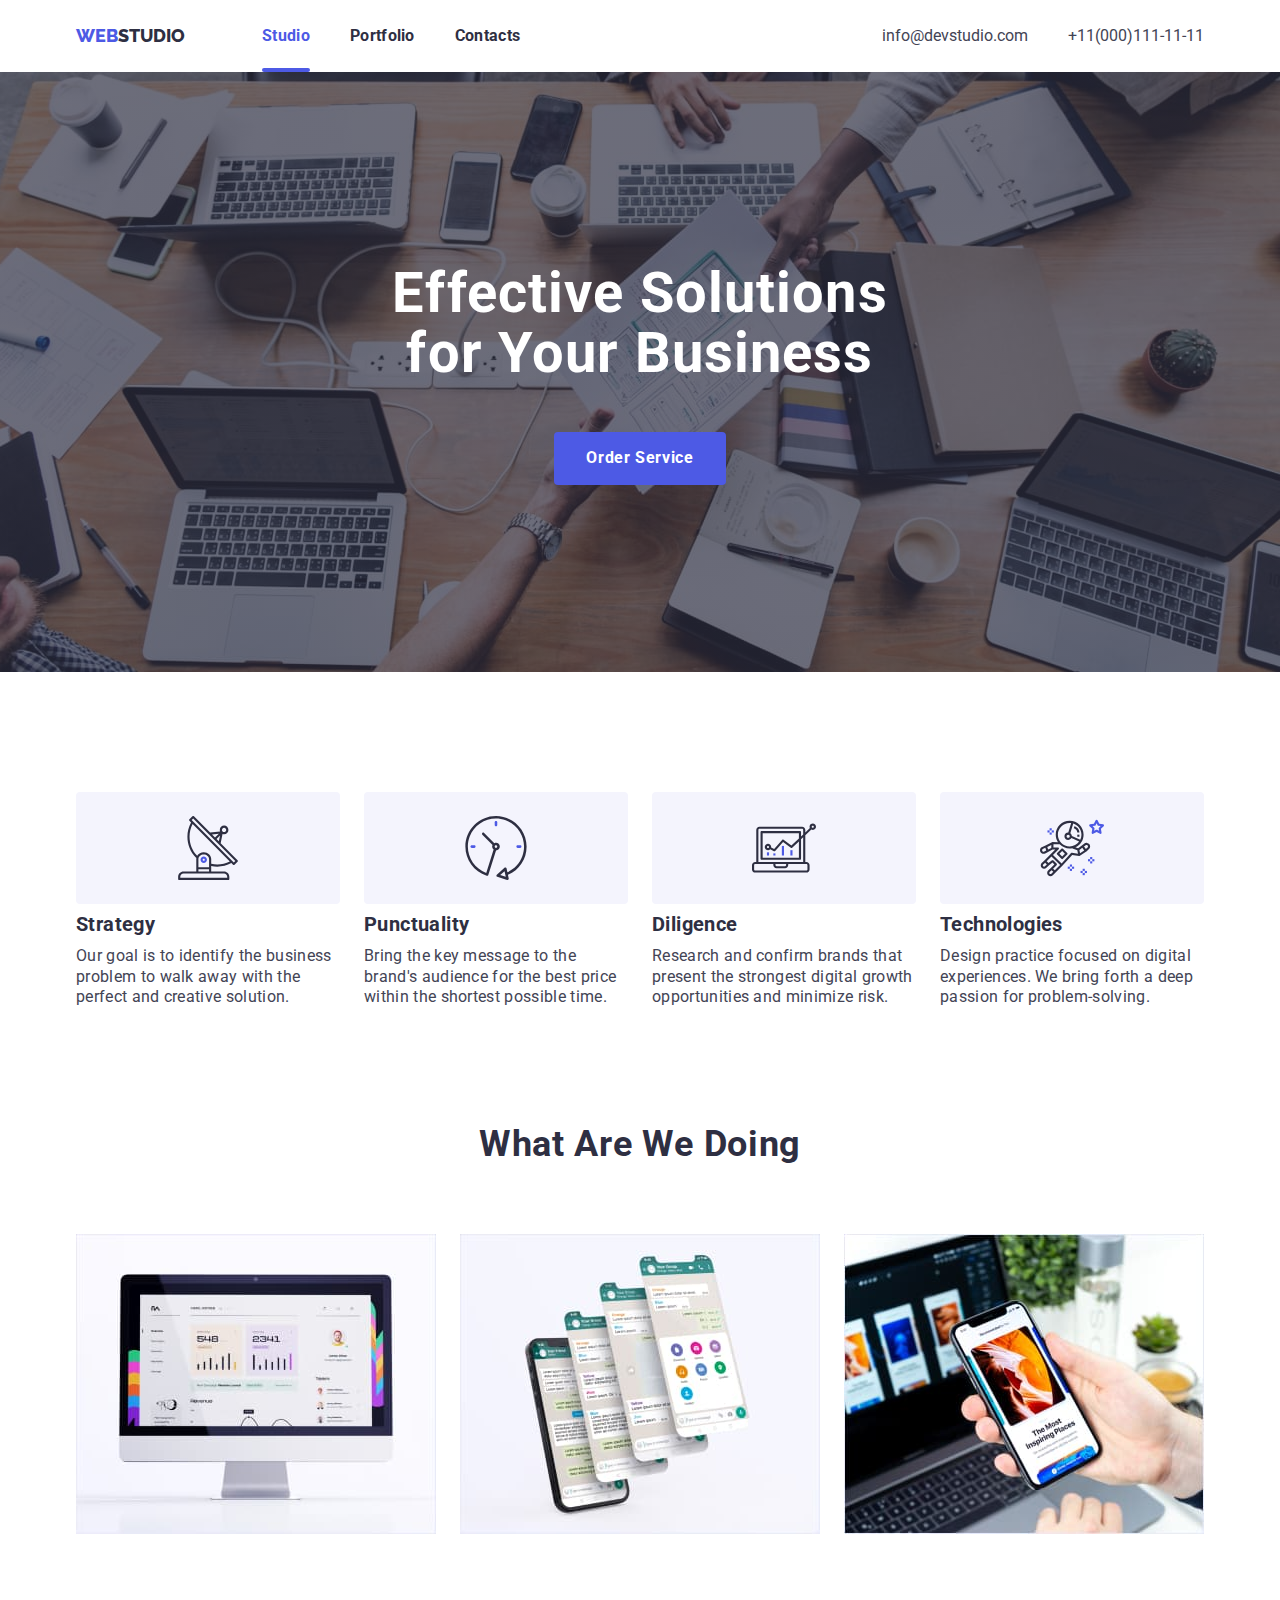
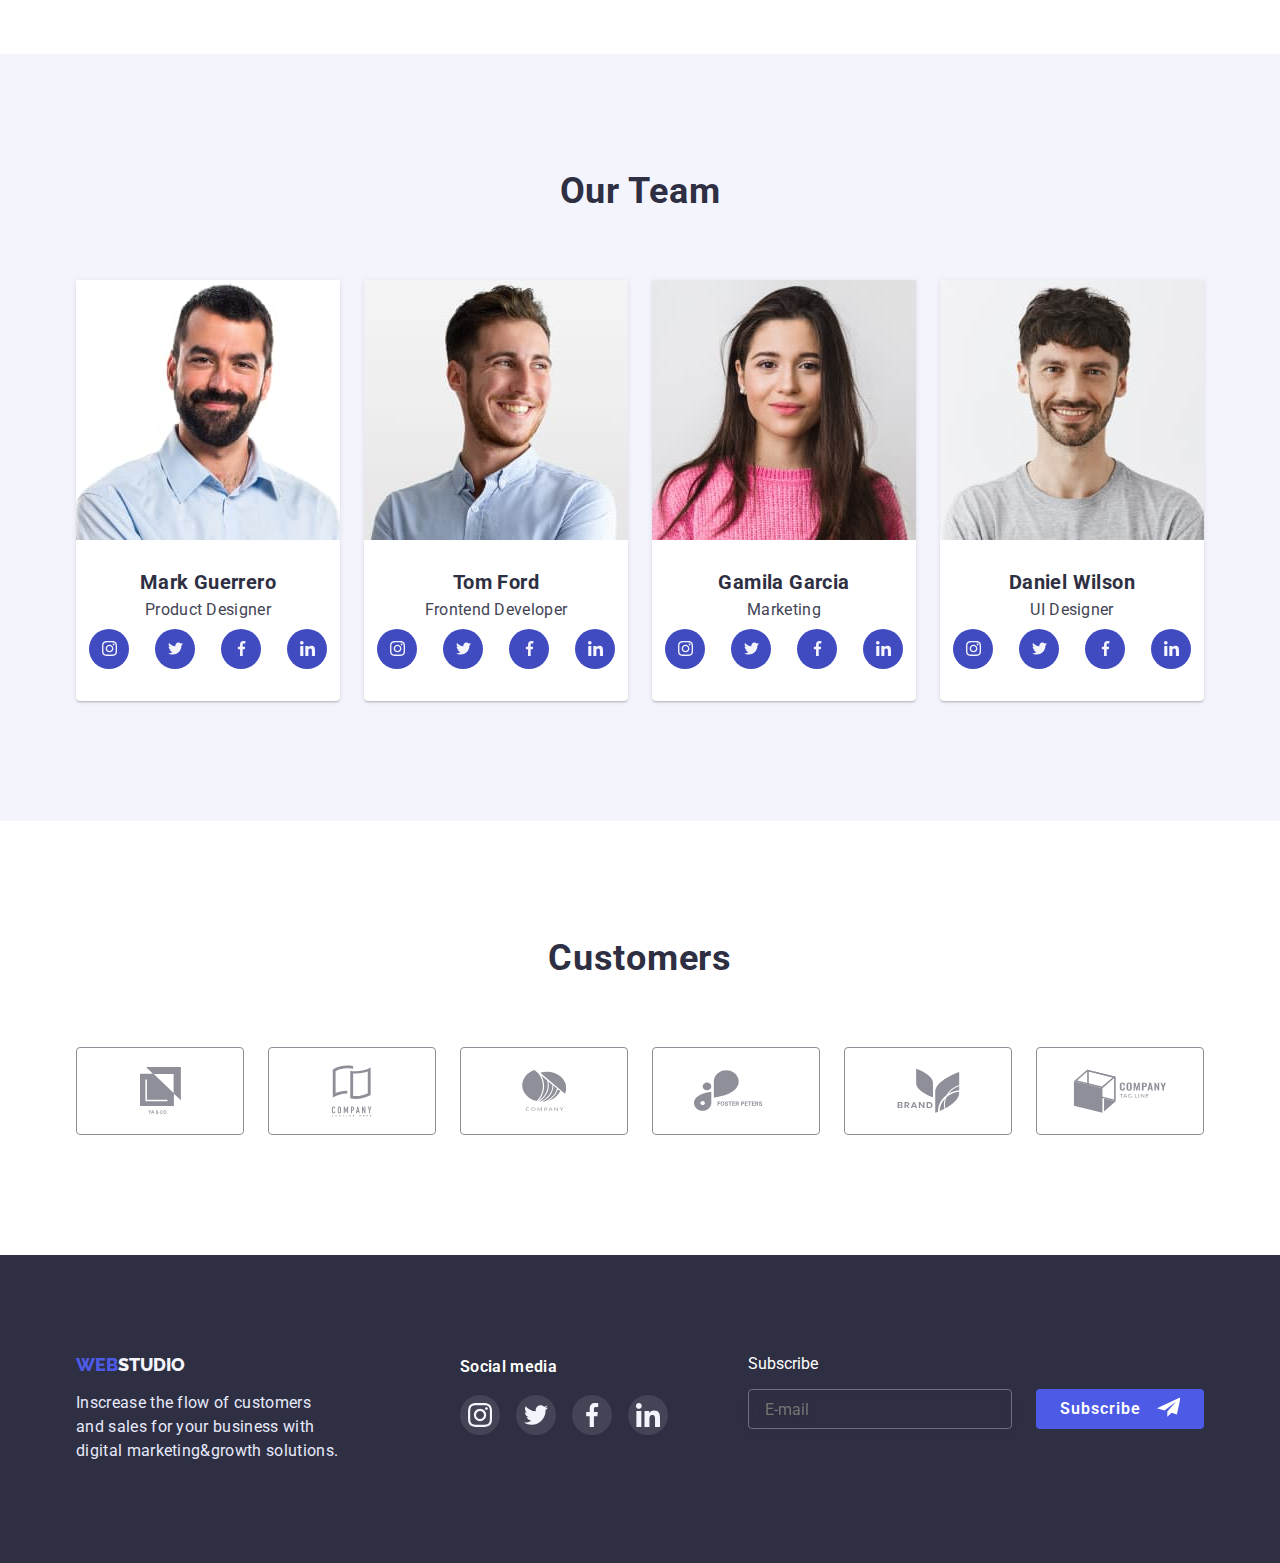
<file: index.html>
<!DOCTYPE html>
<html lang="en">
<head>
    <link rel="preconnect" href="https://fonts.googleapis.com"><link rel="preconnect" href="https://fonts.gstatic.com" crossorigin><link href="https://fonts.googleapis.com/css2?family=Raleway:wght@800&family=Roboto:wght@400;500;700;900&display=swap" rel="stylesheet">
    <meta charset="UTF-8">
    <meta http-equiv="X-UA-Compatible" content="IE=edge">
    <meta name="viewport" content="width=device-width, initial-scale=1.0">
    <title>Document</title>
    <link
    rel="stylesheet"
    href="https://cdnjs.cloudflare.com/ajax/libs/modern-normalize/1.0.0/modern-normalize.min.css">
    <link rel="stylesheet" href="css/styles.css">
</head>
<body>

     
    <header class="">
    <div class="conteiner page-header">
        <a href="./index.html" class="logo">
            WEB<span class="part-logo">STUDIO</span>
        </a>
        <nav>
            <ul class="site-nav">
            <li><a href="./index.html" class="link current">Studio</a></li>
            <li><a href="./portfolio.html" class="link">Portfolio</a></li>
            <li><a href="" class="link">Contacts</a></li>
            </ul>
        </nav>
      <div class="contacts">
         <a href="mailto:info@devstudio.com" class="mail">info@devstudio.com</a>
         <a href="tel:+11(000)111-11-11" class="mail">+11(000)111-11-11</a>
     </div>
    </div>
    </header>
    <main>
        <section class="hero">
            <div class="conteiner">
            <h1 class="hero-title">Effective Solutions for Your Business</h1>
            <button data-modal-open type="button" class="button" >Order Service</button>
            </div>
            <div data-modal class="backdrop is-hidden">
                <div class="modal">
                    <button data-modal-close type="button"  class="button-close">
                        <svg class="icon-close" width="8" height="8" viewBox="0 0 8 8" xmlns="http://www.w3.org/2000/svg">
                            <g clip-path="url(#clip0_297024_946)">
                            <path d="M8 0.805714L7.19429 0L4 3.19429L0.805714 0L0 0.805714L3.19429 4L0 7.19429L0.805714 8L4 4.80571L7.19429 8L8 7.19429L4.80571 4L8 0.805714Z" />
                            </g>
                            <defs>
                            <clipPath id="clip0_297024_946">
                            <rect width="8" height="8" fill="white"/>
                            </clipPath>
                            </defs>
                            </svg>
                    </button>
                    <p class="modal-item">Leave your contacts and we will call you back</p>
                <form class="modal-form">
                                <label class="form-label">
                                   <span class="label-text">Name</span> 
                             <span class="modal-form-input-wrapper">
                                <input class="form-input" type="text" name="name">
                             <svg class="use-icon" width="18px" height="18px" >
                                <use class="" href="./images/symbol-defs.svg#person"></use>
                            </svg>
                        </span>
                            </label>
                            <label class="form-label">
                               <span class="label-text">Phone</span> 
                               <span class="modal-form-input-wrapper">
                                <input class="form-input"  type="tel" name="tel" autofocus>
                                <svg class="use-icon" width="12px" height="12px" >
                                    <use class="" href="./images/symbol-defs.svg#phone"></use>
                                </svg>
                            </span>
                            </label>
                        <label class="form-label" >
                           <span class="label-text">Email</span> 
                           <span class="modal-form-input-wrapper"> 
                           <input class="form-input" type="email">
                            <svg class="use-icon" width="15px" height="12px" >
                                <use class="" href="./images/symbol-defs.svg#convert"></use>
                            </svg>
                        </span>
                        </label>
                        <label class="comments-label">
                            <span class="label-text">Comments</span>
                            <textarea class="comments-textarea" name="comment" rows="5" placeholder="Text input"></textarea>
                        </label>
                        <label class="check option">
                            <input class="check__input" type="checkbox"> 
                            <span class="check__box"></span>
                            <span class="checkbox-text"> I the terms and conditions of the</span>  
                            <a class="checkbox-link" href="">Privacy Policy</a>
                        </label> 
                        <button class="submit-button" type="submit">Send</button>
                </form>
                </div>
            </div>
        </section>
        <section>
        <div class="conteiner">
            <h2 class=visually-hidden>Our priorities</h2>
            <ul class="content-list">
                <li class="content-border">
                    <div class="content-icon" >
                        <svg class="svgmenu" >
                            <use href="./images/symbol-defs.svg#antenna" ></use>
                        </svg>
                    </div>
                    <h3 class="content-title">Strategy </h3>
                    <p class="content">Our goal is to identify the business problem to walk away with the perfect and creative solution. </p>
                </li>
                <li class="content-border">
                    <div class="content-icon" >
                                <svg class="svgmenu"  >
                                    <use href="./images/symbol-defs.svg#clock" ></use>
                                </svg>
                    </div>
                    <h3 class="content-title">Punctuality</h3>
                    <p class="content">Bring the key message to the brand's audience for the best price within the shortest possible time.</p>
                </li>
                <li class="content-border">
                    <div class="content-icon">
                                <svg class="svgmenu" >
                                    <use href="./images/symbol-defs.svg#diagram"></use>
                                </svg>
                     </div>
                     <h3 class="content-title">Diligence</h3>
                     <p class="content">Research and confirm brands that present the strongest digital growth opportunities and minimize risk.</p>
                </li>
                <li class="content-border">
                    <div class="content-icon">
                        <svg class="svgmenu" >
                            <use href="./images/symbol-defs.svg#astronaut" ></use>
                        </svg>
                    </div>
                    <h3 class="content-title">Technologies</h3>
                    <p class="content">Design practice focused on digital experiences. We bring forth a deep passion for problem-solving.</p>
                </li>
            </ul>
         </div>
        </section>
        <section class="work">
        <div class="conteiner">
            <h2 class="section-title">What Are We Doing</h2>
            <ul class="section-item">
           <li> <img src="./images/1.jpg" alt="Monitor" width="360"></li>
           <li> <img src="./images/2.jpg" alt="Smartphone" width="360"></li>
           <li> <img src="./images/3.jpg" alt="Smartphone and computer" width="360"></li>
            </ul>
        </div>
        </section>
        <section class="team">
        <div class="conteiner">
            <h2 class="section-title">Our Team</h2>
            <ul class="team-list">
                <li class="team-card">
                    <img src="./images/4.jpg" alt="Mark Guerrero Photo" width="264">
                    <div class="name-conteiner">
                    <h3 class="name">Mark Guerrero</h3>
                    <p class="position">Product Designer</p>
                    <ul class="acounts">
                        <li  class="acount-item">
                            <a href=""  class="icon-button">
                                <svg class="acount-icon">
                                <use href="./images/symbol-defs.svg#instagram"></use>
                                </svg>
                            </a> 
                        </li>
                        <li class="acount-item">
                            <a href="" class="icon-button">
                            <svg class="acount-icon">
                                <use href="./images/symbol-defs.svg#twitter"></use>
                            </svg>
                        </a>
                        </li>
                        <li class="acount-item">
                            <a href=""  class="icon-button">
                            <svg class="acount-icon">
                                <use href="./images/symbol-defs.svg#facebook"></use>
                            </svg>
                             </a>
                        </li>
                        <li class="acount-item">
                            <a href=""  class="icon-button">
                            <svg class="acount-icon">
                                <use href="./images/symbol-defs.svg#linkedin"></use>
                            </svg>
                        </a>
                        </li>
                    </ul>
                    </div>
                </li>   
                <li class="team-card">
                    <img src="./images/5.jpg" alt="Tom Ford Photo" width="264">
                    <div class="name-conteiner">
                    <h3 class="name">Tom Ford</h3>
                    <p class="position">Frontend Developer</p>
                    <ul class="acounts">
                        <li  class="acount-item">
                            <a href=""  class="icon-button">
                                <svg class="acount-icon">
                                <use href="./images/symbol-defs.svg#instagram"></use>
                                </svg>
                            </a> 
                        </li>
                        <li class="acount-item">
                            <a href=""  class="icon-button">
                            <svg class="acount-icon">
                                <use href="./images/symbol-defs.svg#twitter"></use>
                            </svg>
                        </a>
                        </li>
                        <li class="acount-item">
                            <a href=""  class="icon-button">
                            <svg class="acount-icon">
                                <use href="./images/symbol-defs.svg#facebook"></use>
                            </svg>
                        </a>
                        </li>
                        <li class="acount-item">
                            <a href=""  class="icon-button">
                            <svg class="acount-icon">
                                <use href="./images/symbol-defs.svg#linkedin"></use>
                            </svg>
                        </a>
                        </li>
                    </ul>
                    </div>
                </li>
                <li class="team-card">
                    <img src="./images/6.jpg" alt="Gamila Garcia Photo" width="264">
                    <div class="name-conteiner">
                    <h3 class="name">Gamila Garcia</h3>
                    <p class="position">Marketing</p>
                    <ul class="acounts">
                        <li  class="acount-item">
                            <a href=""  class="icon-button">
                                <svg class="acount-icon">
                                <use href="./images/symbol-defs.svg#instagram"></use>
                                </svg>
                            </a> 
                        </li>
                        <li class="acount-item">
                            <a href=""  class="icon-button">
                            <svg class="acount-icon">
                                <use href="./images/symbol-defs.svg#twitter"></use>
                            </svg>
                            </a>
                        </li>
                        <li class="acount-item">
                            <a href=""  class="icon-button">
                            <svg class="acount-icon">
                                <use href="./images/symbol-defs.svg#facebook"></use>
                            </svg>
                             </a>
                        </li>
                        <li class="acount-item">
                            <a href=""  class="icon-button">
                            <svg class="acount-icon">
                                <use href="./images/symbol-defs.svg#linkedin"></use>
                            </svg>
                             </a>
                        </li>
                    </ul>
                    </div>
                </li>
                
                <li class="team-card">
                    <img src="./images/7.jpg" alt="Daniel Wilson Photo" width="264">
                    <div class="name-conteiner">
                    <h3 class="name">Daniel Wilson</h3>
                    <p class="position">UI Designer</p>
                    <ul class="acounts">
                        <li  class="acount-item">
                            <a href=""  class="icon-button">
                                <svg class="acount-icon">
                                <use href="./images/symbol-defs.svg#instagram"></use>
                                </svg>
                            </a> 
                        </li>
                        <li class="acount-item">
                            <a href=""  class="icon-button">
                            <svg class="acount-icon">
                                <use href="./images/symbol-defs.svg#twitter"></use>
                            </svg>
                            </a>
                        </li>
                        <li class="acount-item">
                            <a href=""  class="icon-button">
                            <svg class="acount-icon">
                                <use href="./images/symbol-defs.svg#facebook"></use>
                            </svg>
                        </a>
                        <li class="acount-item">
                            <a href="" class="icon-button">
                            <svg class="acount-icon">
                                <use href="./images/symbol-defs.svg#linkedin"></use>
                            </svg>
                             </a>
                        </li>
                    </ul>
                    </div>
                </li>
                
            </ul>
        </div> 
        </section>
        <section>
            <div class="conteiner">
                <h2 class="section-title">Customers</h2>
               
                <ul class="customers-list">
                    <li class="customers-item">
                           <a href="" class="customers-link" > 
                            <svg class="customers-icon" width="41" height="47">
                                <use href="./images/symbol-defs.svg#group1" ></use>
                            </svg>
                            </a>
                    </li>
                    <li class="customers-item">
                           <a href="" class="customers-link" >
                             <svg class="customers-icon" width="40px" height="52px">
                                <use href="./images/symbol-defs.svg#group2" ></use>
                            </svg>
                        </a>
                    </li>
                    <li class="customers-item">
                           <a href="" class="customers-link" > 
                            <svg class="customers-icon" width="44px" height="41px">
                                <use href="./images/symbol-defs.svg#group3" ></use>
                            </svg>
                        </a>
                    </li>
                    <li class="customers-item">
                           <a href="" class="customers-link" >
                             <svg class="customers-icon" width="84px" height="41px">
                                <use href="./images/symbol-defs.svg#group4" ></use>
                            </svg>
                        </a>
                    </li>
                    <li class="customers-item" >
                           <a href="" class="customers-link" >
                             <svg class="customers-icon" width="63px" height="45px">
                                <use href="./images/symbol-defs.svg#group5"></use>
                            </svg>
                        </a>
                    </li>
                    <li class="customers-item"> 
                           <a href="" class="customers-link" >
                             <svg class="customers-icon" width="94px" height="44px">
                                <use href="./images/symbol-defs.svg#group6" ></use>
                            </svg>
                        </a>
                       
                    </li>
                </ul>
            
            </div>
        </section>
    </main>
    <footer class="footer-settings">
    <div class="conteiner">
        <div class="footer-part">
        <a href="./index.html" class="footer-logo">WEB<span class="logo-end">STUDIO</span></a>
        <p class="footer-slogan">Inscrease the flow of customers and sales for your business with digital marketing&growth solutions.</p>
    </div>
            <div class="footer-media">
                <p class="footer-text">Social media</p>
              <ul class="media-list">
                <li  class="media-item">
                    <a href="" class="media-button">
                        <svg class="svgicon">
                        <use href="./images/symbol-defs.svg#instagram"></use>
                        </svg>
                    </a> 
                </li>
                <li class="media-item">
                    <a href="" class="media-button">
                    <svg class="svgicon">
                        <use href="./images/symbol-defs.svg#twitter"></use>
                    </svg>
                </a>
                </li>
                <li class="media-item">
                    <a href="" class="media-button">
                    <svg class="svgicon">
                        <use href="./images/symbol-defs.svg#facebook"></use>
                    </svg>
                </a>
                </li>
                <li class="media-item">
                    <a href="" class="media-button">
                    <svg class="svgicon">
                        <use href="./images/symbol-defs.svg#linkedin"></use>
                    </svg>
                    </a>
                </li>
              </ul>  
            </div>
            <div class="footer-subscribe">
                <p class="subscribe-text">Subscribe</p>
                <form class="subscribe-form">
                    <input  type="email" name="user-email" class="input-subscribe"
                    placeholder="E-mail" required>
                    <button type="submit" class="button-subscribe">Subscribe
                        <svg  width="24" height="20">
                            <use href="./images/symbol-defs.svg#iconsend"></use>
                        </svg>
                    </button>
                </form>
            </div>
    </div>
    </footer>
    <script src="./js/modal.js"></script>
</body>
</html>
</file>
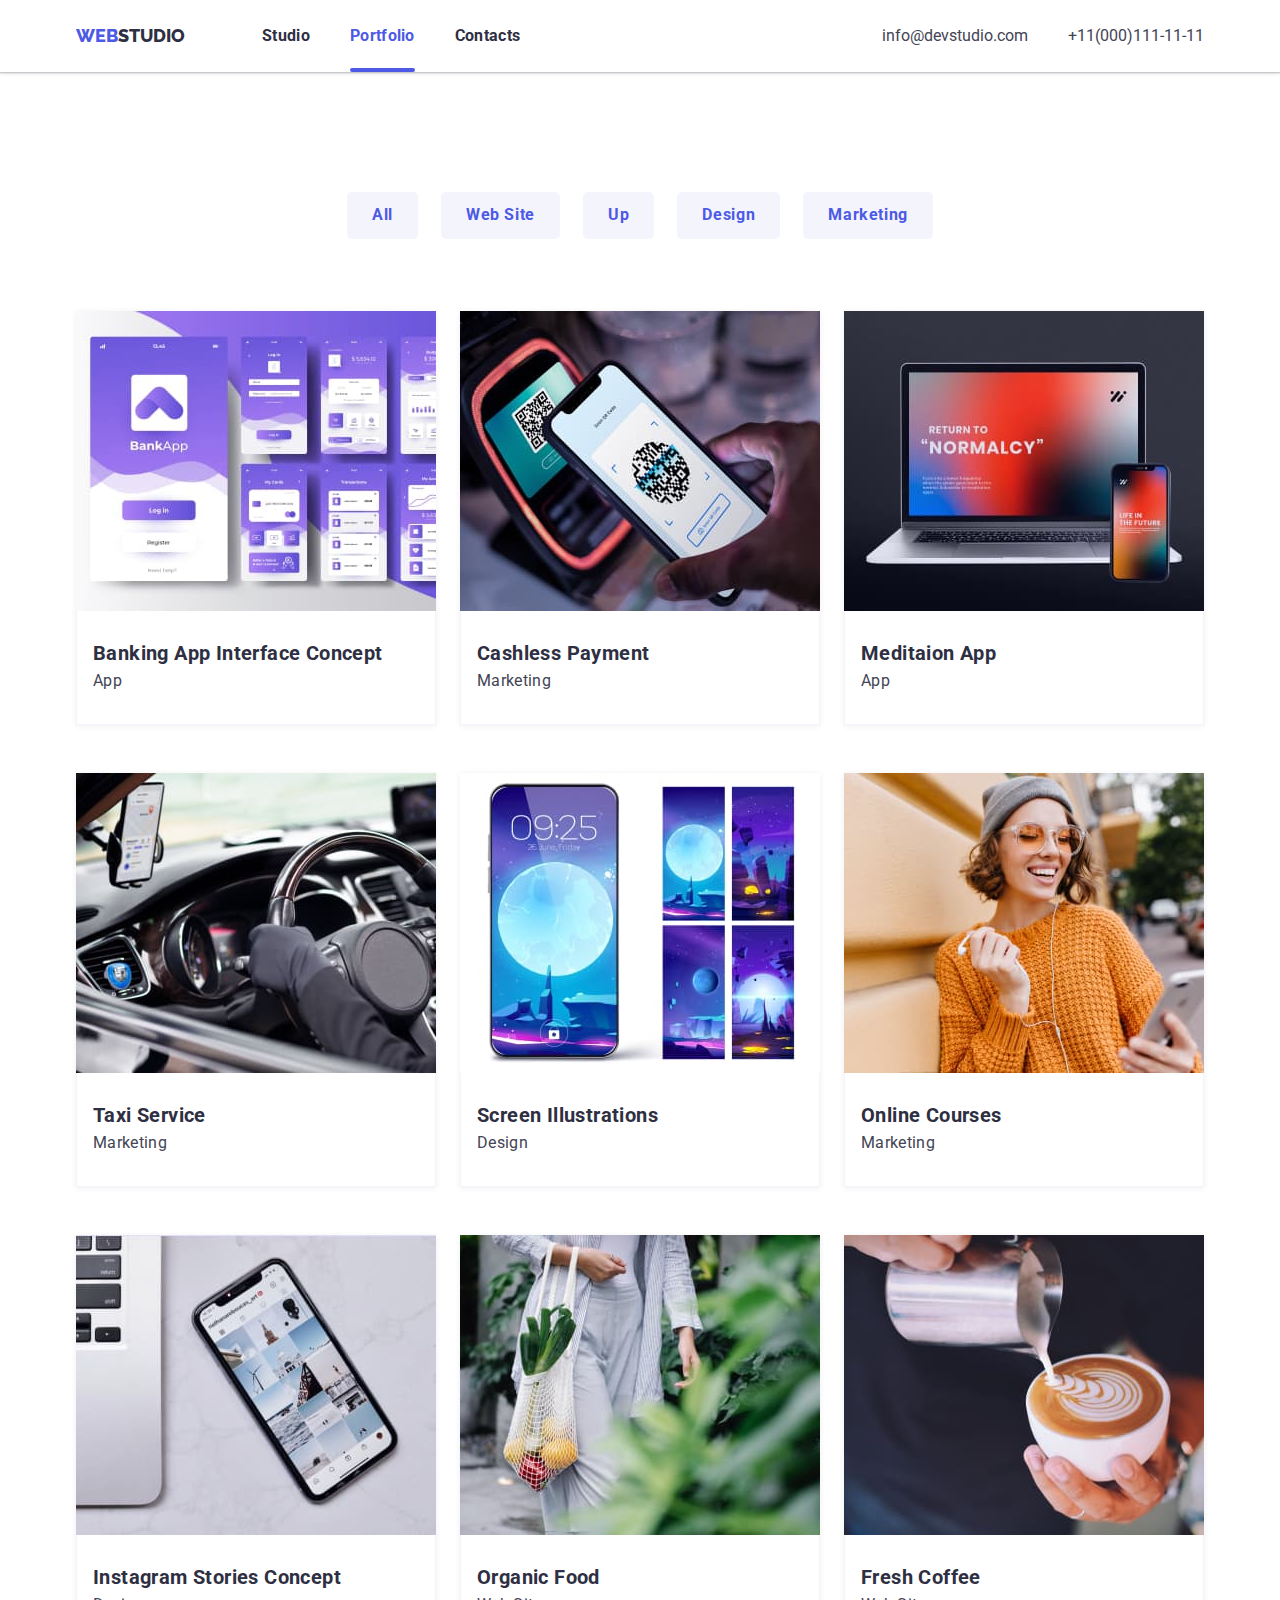
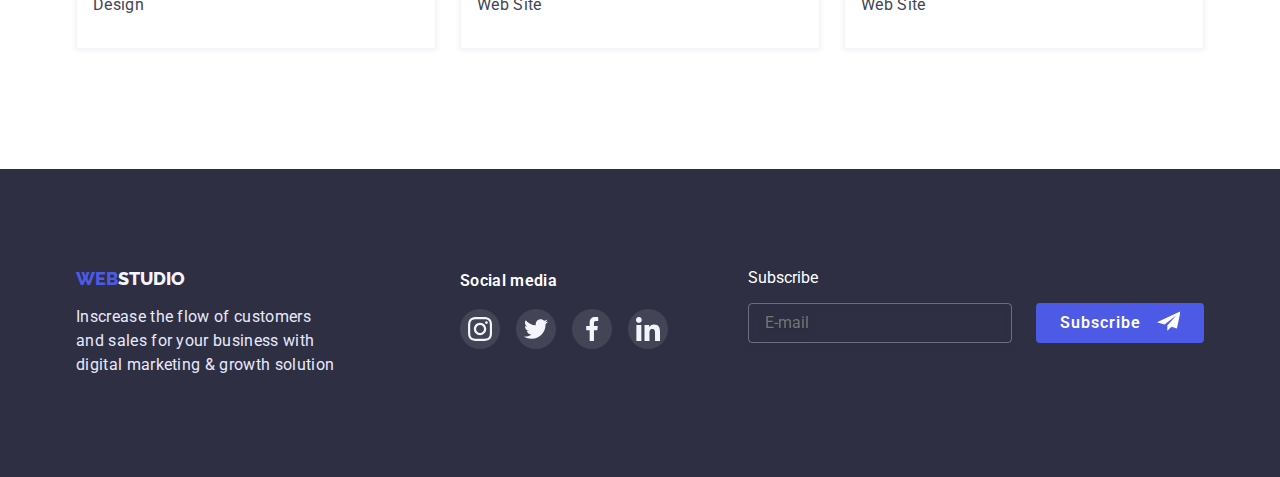
<file: portfolio.html>
<!DOCTYPE html>
<html lang="en">
<head>
    <link rel="preconnect" href="https://fonts.googleapis.com"><link rel="preconnect" href="https://fonts.gstatic.com" crossorigin><link href="https://fonts.googleapis.com/css2?family=Raleway:wght@800&family=Roboto:wght@400;700&display=swap" rel="stylesheet">
    <link rel="preconnect" href="https://fonts.googleapis.com"><link rel="preconnect" href="https://fonts.gstatic.com" crossorigin><link href="https://fonts.googleapis.com/css2?family=Raleway:wght@800&family=Roboto&display=swap" rel="stylesheet">
    <meta charset="UTF-8">
    <meta http-equiv="X-UA-Compatible" content="IE=edge">
    <meta name="viewport" content="width=device-width, initial-scale=1.0">
    <title>Document</title>
    <link
    rel="stylesheet"
    href="https://cdnjs.cloudflare.com/ajax/libs/modern-normalize/1.0.0/modern-normalize.min.css">
    <link rel="stylesheet" href="css/styles.css">
</head>
<body>
<header class="portfolio-header">
<div class="conteiner page-header">
        <a href="./index.html" class="logo">
            WEB<span class="part-logo">STUDIO</span>
        </a>
        <nav class="navigation">
            <ul class="site-nav">
            <li><a href="./index.html" class="link">Studio</a></li>
            <li><a href="./portfolio.html" class="link current">Portfolio</a></li>
            <li><a href="" class="link">Contacts</a></li>
            </ul>
        </nav>
    <div class="contacts">
    <a href="mailto:info@devstudio.com" class="mail">info@devstudio.com</a>
    <a href="tel:+11(000)111-11-11" class="mail">+11(000)111-11-11</a>
    </div>
</div>
    </header>

    <main>
        <section>
        <div class="conteiner">
            <h1 class="visually-hidden">Products</h1>
            <ul class="portfolio-buttons">
                <li><button type="button" class="button-icon">All</button></li>
                <li><button type="button"class="button-icon">Web Site</button> </li>
                <li><button type="button"class="button-icon">Up</button></li>
                <li><button type="button"class="button-icon">Design</button></li>
                <li><button type="button"class="button-icon">Marketing</button></li>
            </ul>
            <ul class="servises-list">
               <li class="servises-item"> 
                   <a href="" class="servises-link"> 
                    <div class="thumb">
                        <div class="overlay">
                            <p class="overlay-text">
                                14 Stylish and User-Friendly App Design Concepts · Task Manager App · Calorie Tracker App · Exotic Fruit Ecommerce App · Cloud Storage App
                            </p>
                        </div>
                        <img src=".\images\8.jpg" alt="Bank app" width="360">
                    </div>
                        <div class="card-conteiver">
                        <h3 class="servises">Banking App Interface Concept</h3>
                        <p class="view">App</p>
                    
                </div>
                </a>
               </li>
               <li class="servises-item"> 
                   <a href="" class="servises-link">
                    <div class="thumb">
                        <div class="overlay">
                            <p class="overlay-text">
                                14 Stylish and User-Friendly App Design Concepts · Task Manager App · Calorie Tracker App · Exotic Fruit Ecommerce App · Cloud Storage App
                            </p>
                        </div>
                     <img src=".\images\9.jpg" alt="Smartphone" width="360">
                    </div>
                  <div class="card-conteiver">
                        <h3 class="servises">Cashless Payment</h3>
                        <p class="view">Marketing</p>
                    </div>
               
                </a>
               </li>
               <li class="servises-item"> 
                    <a href="" class="servises-link">
                        <div class="thumb">
                            <div class="overlay">
                                <p class="overlay-text">
                                    14 Stylish and User-Friendly App Design Concepts · Task Manager App · Calorie Tracker App · Exotic Fruit Ecommerce App · Cloud Storage App
                                </p>
                            </div>
                    <img src=".\images\10.jpg" alt="Laptop" width="360">
                        </div>
                    <div class="card-conteiver">
                        <h3 class="servises">Meditaion App</h3>
                        <p class="view">App</p>
                    </div>
            
                </a>
               </li>
               <li class="servises-item"> 
                    <a href="" class="servises-link">
                        <div class="thumb">
                            <div class="overlay">
                                <p class="overlay-text">
                                    14 Stylish and User-Friendly App Design Concepts · Task Manager App · Calorie Tracker App · Exotic Fruit Ecommerce App · Cloud Storage App
                                </p>
                            </div>
                    <img src=".\images\11.jpg" alt="Car" width="360">
                    
                </div>
                <div class="card-conteiver">
                        <h3 class="servises">Taxi Service</h3>
                        <p class="view">Marketing</p>
                    </div>
                
                </a>
               </li>
               <li class="servises-item">
                    <a href="" class="servises-link">
                        <div class="thumb">
                            <div class="overlay">
                                <p class="overlay-text">
                                    14 Stylish and User-Friendly App Design Concepts · Task Manager App · Calorie Tracker App · Exotic Fruit Ecommerce App · Cloud Storage App
                                </p>
                            </div>
                    <img src=".\images\12.jpg" alt="Screen Illustration" width="360">
                </div>
                    <div class="card-conteiver">
                        <h3 class="servises">Screen Illustrations</h3>
                        <p class="view">Design</p>
                    
                </div>
                </a>
               </li>
               <li class="servises-item">
                   <a href="" class="servises-link"> 
                    <div class="thumb">
                        <div class="overlay">
                            <p class="overlay-text">
                                14 Stylish and User-Friendly App Design Concepts · Task Manager App · Calorie Tracker App · Exotic Fruit Ecommerce App · Cloud Storage App
                            </p>
                        </div>
                    <img src=".\images\13.jpg" alt="Girl" width="360">
                </div>
                    <div class="card-conteiver">
                        <h3 class="servises">Online Courses</h3>
                        <p class="view">Marketing</p>
                    </div>
                
                </a>
               </li>
               <li class="servises-item"> 
                    <a href="" class="servises-link">
                        <div class="thumb">
                            <div class="overlay">
                                <p class="overlay-text">
                                    14 Stylish and User-Friendly App Design Concepts · Task Manager App · Calorie Tracker App · Exotic Fruit Ecommerce App · Cloud Storage App
                                </p>
                            </div>
                    <img src=".\images\14.jpg" alt="Smartphone" width="360">
                </div>
                    <div class="card-conteiver">
                        <h3 class="servises">Instagram Stories Concept</h3>
                        <p class="view">Design</p>
                    </div>
                
                </a>
               </li>
               <li class="servises-item">
                   <a href="" class="servises-link" >
                    <div class="thumb">
                        <div class="overlay">
                            <p class="overlay-text">
                                14 Stylish and User-Friendly App Design Concepts · Task Manager App · Calorie Tracker App · Exotic Fruit Ecommerce App · Cloud Storage App
                            </p>
                        </div>
                    <img src=".\images\15.jpg" alt="Organic Food" width="360">
                </div>
                    <div class="card-conteiver">
                        <h3 class="servises">Organic Food</h3>
                        <p class="view">Web Site</p>
                    </div>
                
                </a>
               </li>
               <li class="servises-item">
                   <a href="" class="servises-link">
                    <div class="thumb">
                        <div class="overlay">
                            <p class="overlay-text">
                                14 Stylish and User-Friendly App Design Concepts · Task Manager App · Calorie Tracker App · Exotic Fruit Ecommerce App · Cloud Storage App
                            </p>
                        </div>
                    <img src=".\images\16.jpg" alt="Coffe" width="360">
                </div>
                    <div class="card-conteiver">
                        <h3 class="servises">Fresh Coffee</h3>
                        <p class="view">Web Site</p>
                </a>
                </li>
            </ul>
        </div>
        </section>
    
    </main>
    <footer>
        <div class="conteiner">
            <div class="footer-part">
            <a href="./index.html" class="logo">WEB<span class="logo-end">STUDIO</span></a>
            <p class="footer-slogan">Inscrease the flow of customers and sales for your business with digital marketing & growth solution</p>
            </div>
            <div class="footer-media">
                <p class="footer-text">Social media</p>
                <ul class="media-list">
                    <li  class="media-item">
                        <a href="" class="media-button">
                            <svg class="svgicon">
                            <use href="./images/symbol-defs.svg#instagram"></use>
                            </svg>
                        </a> 
                    </li>
                    <li class="media-item">
                        <a href="" class="media-button">
                        <svg class="svgicon">
                            <use href="./images/symbol-defs.svg#twitter"></use>
                        </svg>
                    </a>
                    </li>
                    <li class="media-item">
                        <a href="" class="media-button">
                        <svg class="svgicon">
                            <use href="./images/symbol-defs.svg#facebook"></use>
                        </svg>
                    </a>
                    </li>
                    <li class="media-item">
                        <a href="" class="media-button">
                        <svg class="svgicon">
                            <use href="./images/symbol-defs.svg#linkedin"></use>
                        </svg>
                        </a>
                    </li>  
                </div>
                <div class="footer-subscribe">
                    <p class="subscribe-text">Subscribe</p>
                    <form class="subscribe-form">
                        <input  type="email" name="user-email" class="input-subscribe"
                        placeholder="E-mail" required/>
                        <button type="submit" class="button-subscribe">Subscribe
                            <svg  width="24" height="20">
                                <use href="./images/symbol-defs.svg#iconsend"></use>
                            </svg>
                        </button>
                    </form>
                </div> 
    </div>
    </footer>
</body>
</html>
</file>
<file: css/styles.css>
/*boddy styles */
:root{
    --primary-brand:#4d5ae5;
    --dark:#2e2f42;
    --success:#31d0aa;
    --text:#434455;
    --subtle-text:#8e8f99;
    --acent:#e7e9fc;
    --light:#f4f4fd;
    --button-active:#404bbf;
    --white-text-color:#ffffff;

    --main-font: Roboto, sans-serif;
    --seconary-font: Raleway, sans-serif;
}
html{
    box-sizing: border-box;
}
*,
*::after,
*::before{
    box-sizing: inherit;
}
body{
font-family: var(--main-font);
background-color: var(--white-text-color);
color: var(--text);
}
.visually-hidden {
    position: absolute;
    width: 1px;
    height: 1px;
    margin: -1px;
    border: 0;
    padding: 0;
    
    white-space: nowrap;
    clip-path: inset(100%);
    clip: rect(0 0 0 0);
    overflow: hidden;
  }
ul,
ol{
list-style: none;
padding-left: 0;
margin: 0;
}
img{
    display: block;
    width: 100%;
    height: auto;
}
button{
    display: block;
    cursor: pointer;
    border: none;
    border-radius: 4px;
}
a{
    text-decoration:none;
    color: inherit;
}
h1,
h2,
h3,
h4,
h5,
h6,
p{
    margin-top: 0;
    margin-bottom: 0;
}
.conteiner{
    width: 1158px;
    margin: 0 auto;
    padding: 0 15px;
}
section{
    padding-top: 120px;
    padding-bottom: 120px;
}
/* head*/
.page-header{
    display: flex;
    align-items: center;

}
.logo{
    text-decoration: none;
    color:var(--primary-brand);
    Font-family: Raleway;
    font-size: 18px;    
    Line-height: 1.14;
    font-weight: 800;
    padding-top: 24px;
    padding-bottom: 24px;
    transition: color 250ms cubic-bezier(0.4, 0, 0.2, 1);
    
    
}
.part-logo{
    color: #2E2F42;
    
} 
.logo:focus,
.logo:hover {
    color: var(--button-active);
} 

/*site nav*/
nav{
    margin-left: 77px;
}
.site-nav{
    
    margin-top: 0;
    margin-bottom: 0;
    padding-left: 0;
    display: flex;
    gap: 40px ;
    
}
.site-nav .link{
    position: relative;
    color: #2E2F42;
    text-decoration: none;
    font-size: 16px;
    line-height: 1.28;
    font-weight: 700;
    letter-spacing: 0.02em;
    padding: 26px 0;
    display: block;
   transition:  color 250ms cubic-bezier(0.4, 0, 0.2, 1);
}
.site-nav .link::after {
    content: '';
    position: absolute;
    left: 0;
    bottom: 0;
    display: block;
    width: 100%;
    height: 4px;
    border-radius: 2px;
    background-color: var(--primary-brand);
    opacity: 0;
    transition: opacity 250ms cubic-bezier(0.4, 0, 0.2, 1);
}
.site-nav .link:hover::after{
    opacity: 1;
    
}
.site-nav .link:focus::after
{
    opacity: 1;
}
.site-nav .link:active::after{
    
    opacity: 1;

}
.site-nav .link:visited::after
{
    opacity: 1;
    color:var(--primary-brand);
    
}
.site-nav .link:hover,
.site-nav .link:focus{
    color:var(--primary-brand);
}
.site-nav .link:active{
    color:var(--primary-brand);
}
.site-nav .link.current{
    color:var(--primary-brand);
}
.site-nav .link.current::before{
     content: '';
    position: absolute;
    left: 0;
    bottom: 0;
    display: block;
    width: 100%;
    height: 4px;
    border-radius: 2px;
    background-color: var(--primary-brand);
    opacity: 1;

}
    
/*contacts*/
.contacts{
    margin-left: auto; 
    display: flex;
    gap: 40px;

}
.contacts .mail{
    text-decoration: none;
    color: #434455;
    Font-size: 16px;
    Line-height: 1.28;
    cursor: pointer;
    transition:  color 250ms cubic-bezier(0.4, 0, 0.2, 1);
    
}
.contacts .mail:hover,
.contacts .mail:focus{
    color:var(--primary-brand);
}


/*Main*/
/*Hero*/
.hero{max-width: 1440px;
    height: 600px;
    margin-left: auto;
    margin-right: auto;
   background: linear-gradient(to right, rgba(46, 47, 66, 0.7),rgba(46, 47, 66, 0.7)),

    url(../images/people-office.jpg);
    background-repeat: no-repeat;
    background-position:center;
    background-size: cover;
    
   
    text-align: center;
    padding-top: 192px;
    padding-bottom: 192px;
    
    
}
.hero-title{
    color: #ffffff;
    font-size: 56px;
    line-height: 1.07;
    font-weight: 700;
    letter-spacing: 0.02em;
    margin-right: auto;
    margin-left: auto;
    width: 496px;
}
.button{
    color:#ffffff;
    background-color: #4D5AE5;
    font-size: 16px;
    Line-height: 1.28;
    font-weight: 700;
    letter-spacing: 0.04em;
    font-family: 'Roboto';
    padding: 16px 32px;
    margin-top: 48px;
    margin-left: auto;
    margin-right: auto;
    transition:background-color 250ms cubic-bezier(0.4, 0, 0.2, 1);
}
.button:hover,
.button:focus{
    background-color:#404BBF;
    ;
}
                          /*MODAL*/
.backdrop{
    position: fixed;
    top: 0;
    left: 0;
    width: 100%;
    height: 100%;
    background-color: rgba(46, 47, 66, 0.4); 
    visibility: visible;
    background-color: rgba(0, 0, 0, 0.2);
    opacity: 1;
    transition: opacity 250ms cubic-bezier(0.4, 0, 0.2, 1),
      visibility 250ms cubic-bezier(0.4, 0, 0.2, 1);
   
}
.backdrop.is-hidden{
    opacity: 0;
    pointer-events: none;
}
.modal{
    position:fixed;
    top: 50%;
    left: 50%;
    transform: translate(-50%, -50%);
    transition: transform 250ms cubic-bezier(0.4, 0, 0.2, 1);
    width: 408px;
    height: 576px;
    background: #FCFCFC;
    box-shadow: 0px 1px 3px rgba(0, 0, 0, 0.12), 0px 2px 1px rgba(0, 0, 0, 0.2);
    border-radius: 4px;
    padding: 72px 24px 24px 24px;
}
.button-close{
    position: absolute;
    width: 24px;
    height: 24px;
    left: 360px;
    top: 24px;
    padding: 0;
    background-color: #E7E9FC;
    border: 1px solid rgba(0, 0, 0, 0.1);
    border-radius: 50%;
    display: flex;
    justify-content: center;
    align-items: center;
    transition: background-color 250ms cubic-bezier(0.4, 0, 0.2, 1), fill 250ms cubic-bezier(0.4, 0, 0.2, 1);
    
}
.button-close:hover,
.button-close:hover{
    fill: #ffffff;
    background-color: var(--button-active);
    box-shadow: 0px 1px 6px rgba(46, 47, 66, 0.08),0px 1px 1px rgba(46, 47, 66, 0.16), 0px 2px 1px rgba(46, 47, 66, 0.08);
    color: var(--acent);
    transition-duration: 250ms;
    transition-timing-function: cubic-bezier(0.4, 0, 0.2, 1);
}
.icon-close{
    width: 8px;
    height: 8px;
    fill: currentColor;
    
}
.icon-close:hover{
    fill: var(--acent);
}
.button-close-icon{
   width: 100%;
   height: 100%;   
}

.modal-item{
    font-family: var(--main-font);
    font-weight:600;
    font-size: 16px;
    line-height: 1.5;
    text-align: center;
    letter-spacing: 0.02em;
    color:var(--dark);
    margin-bottom: 14px;
}
.modal-form{
    display: flex;
    flex-direction: column;
}
.form-label{
    margin-bottom: 8px;
    text-align: left;
}
.modal-form-input-wrapper{
    position: relative;
    display: block;
}
.form-input{
    width: 100%;
    height: 40px;
    border: 1px solid rgba(33, 33, 33, 0.2);
    border-radius: 4px;
    padding-left: 35px;
    transition: border-color 250ms cubic-bezier(0.4, 0, 0.2, 1);
}
.use-icon{
    position: absolute;
    fill: var(--dark);
    top: 50%;
    left: 16px;
    transform: translateY(-50%);
    display: block;
    transition: fill 250ms cubic-bezier(0.4, 0, 0.2, 1);
}
.form-input:focus{
    outline: none;
    border-color:var(--primary-brand) ;
}
.form-input:focus + .use-icon{
    fill:var(--primary-brand);
}
.label-text{
    font-family:var(--main-font);
    font-weight: 400;
    font-size: 12px;
    line-height: 1.3;
    letter-spacing:0.04em;
    color: #8E8F99;
}
.comments-label{
    margin-bottom: 8px;
    text-align: left;
}
.comments-textarea{
    min-width: 360px;
    max-width: 360px;
    min-height: 120px;
    max-height: 120px;
    resize: none;
    border: 1px solid rgba(33, 33, 33, 0.2);
    border-radius: 4px;
    transition: border-color 250ms cubic-bezier(0.4, 0, 0.2, 1);
}
.comments-textarea:focus{
    outline: none;
    border-color: var(--primary-brand);
}
textarea.comments-textarea {
    font-family: 'Roboto';
    font-style: normal;
    font-weight: 400;
    font-size: 12px;
    line-height: 1.3;  
    letter-spacing: 0.04em;
    padding: 8px 16px;

}/* Option */
.option {
    position: relative;
    display: block;
    margin-bottom: 0.5em;
  }
  /* Check */
  .check {
    padding-left: 1.2em;
  }
  .check__input {
    position: absolute;
    clip: rect(0 0 0 0);
    width: 1px;
    height: 1px;
    margin: -1px;
  }
  .check__box {
    position: absolute;
    top: 2px;
    left: 24px;
    width:16px;
    height:16px;
    overflow: hidden;
    border-radius: 0.05em;
    background-color: white;
    background-repeat: no-repeat;
    background-position: 50% 50%;
    box-shadow: 0 0 0 0.1em #4A90E2;
  }
  
  /* Checked */
  
  .check__input:checked + .check__box {
    background-color: #4A90E2;
    background-image: url(../images/click.svg);
  }
  
  /* Focused */
  
  .check__input:focus + .check__box {
    box-shadow:
      0 0 0 0.1em #4A90E2,
      0 0 0 0.2em #7ED321;
  }
  
  /* Disabled */
  
  .check__input:disabled + .check__box {
    box-shadow: 0 0 0 0.1em #9B9B9B;
  }
  
  .check__input:checked:disabled + .check__box {
    background-color: #9B9B9B;
  }
.checkbox-text{
    font-family:var(--main-font);
    font-weight: 400;
    font-size: 12px;
    line-height: 1.3;
    letter-spacing: 0.04em;
    color: #757575;
}
.checkbox-link{
    font-family:var(--main-font);
    font-weight: 400;
    font-size: 12px;
    line-height: 1.3;
    letter-spacing: 0.04em;
    text-decoration-line: underline;
    color:var(--primary-brand);
}
.submit-button{
    min-width: 169px;
    
    background:var(--primary-brand);
    box-shadow: 0px 4px 4px rgba(0, 0, 0, 0.15);
    border-radius: 4px;
    font-family:var(--main-font);
    font-weight: 500;
    font-size: 16px;
    line-height: 1.5;
    color:var(--white-text-color);
    margin: 0 auto;
    margin-top: 16px;
    padding: 16px 32px;
}
/*section  */
.content-icon{
    background: #F4F4FD;
    border-radius: 4px;
    width: 264px;
    height: 112px;
    display: flex;
    justify-content: center;
    align-items: center;
    margin-bottom: 8px;
    

}
.svgmenu{
    width: 64px;
    height: 64px;
}
.content-list{
    display: flex;
    margin-bottom: 0;
    flex-direction: row;
    justify-content: space-between;
    padding-left: 0;

}

.content-title{
    color: #2E2F42;
    font-size: 20px;
    line-height: 1.28;
    font-weight: 700;
    letter-spacing: 0.02em;
    width: 264px;
    margin-bottom: 8px;
}
.content{
    Font-size: 16px;
    Line-height: 1.28;
    letter-spacing: 0.02em;
    width: 264px;
}
/*What are we doing*/
.work{
    padding-top: 0;
}
.section-title{
    color: #2E2F42;
    font-weight: 700;
    Font-size: 36px;
    Line-height: 0.95;
    letter-spacing: 0.02em;
    text-align: center; 
}
.section-item{
    margin-top: 72px;
    display: flex;
    flex-direction: row;
    justify-content: space-between;
    padding-left: 0;


}
/*team*/
.team-list{
    margin-top: 72px;
    display: flex;
    flex-direction: row;
    justify-content: space-between;
    padding-left: 0;
    margin-bottom: 0;
    
}
.team-card{
    background-color:var(--white-text-color) ;
    box-shadow: 0px 1px 6px rgba(46, 47, 66, 0.08), 0px 1px 1px rgba(46, 47, 66, 0.16), 0px 2px 1px rgba(46, 47, 66, 0.08);
border-radius: 0px 0px 4px 4px;
}
.team-card:hover{
    box-shadow: 0px 1px 6px rgba(46, 47, 66, 0.08), 0px 1px 1px rgba(46, 47, 66, 0.16), 0px 2px 1px rgba(46, 47, 66, 0.08);
}
.team{
    background-color: #F4F4FD;
    
}
.name-conteiner{
    padding-top: 32px;
    padding-bottom: 32px;
}
.name{
    color: #2E2F42;
    Font-size: 20px;
    Line-height: 1.02;
    font-weight: 700;
    letter-spacing: 0.02em;
    text-align: center;
}
.position{
    Font-size: 16px;
    Line-height: 1.28;
    letter-spacing: 0.02em;
    text-align: center;
    margin-top: 8px;
}
.acounts{
    display: flex;
    align-items: center;
    justify-content: space-around;
    margin-top: 8px;
}

.icon-button{
    width: 40px;
    height: 40px;
    border-radius: 50%;
    border: none;
    background-color: var(--button-active);
    display: flex;
    align-items: center;
    justify-content: center;
    transition: background-color 250ms cubic-bezier(0.4, 0, 0.2, 1);
}
.icon-button:hover,
.icon-button:focus{
    background-color: var(--success);
}
.acount-icon{
    width: 15px;
    height: 15px;  
}
/*customers*/
    
.customers-list{
    display: flex;
    justify-content: center;
    align-items: center;
    gap: 24px;
    margin-top: 72px; 
    
}



.customers-link{
    color: var(--subtle-text);
    width: 168px;
    height: 88px;
    border: 1px solid currentColor;
    border-radius: 4px;
    display: flex;
    justify-content: center;
    align-items: center;
    transition: color 250ms cubic-bezier(0.4, 0, 0.2, 1);
    
}
.customers-icon{
    fill: currentColor;
}
.customers-link:hover,
.customers-link:focus{
    color:var(--button-active);
}

/*footer*/
footer{
    background-color: #2E2F42;
    padding-top: 100px;
    padding-bottom: 100px;
    display: flex;
    
}

footer .conteiner{
    display: flex;
}
.footer-part{
    width: 264px;
}
.footer-part{
    width: 264px;
}
.footer-logo{   
     text-decoration: none;
    color: #4D5AE5;
    Font-family: Raleway;
    font-size: 18px;    
    Line-height: 1.14;
    font-weight: 800;
    
}
.logo-end{
    color: #F4F4FD;
    Font-family: Raleway;
    Font-size: 18px;
    Line-height: 1;

}
.footer-text{
    font-family:var(--main-font);
    font-weight: 600;
    font-size: 16px;
    line-height: 1.5;
    letter-spacing: 0.02em;
    color: #ffffff;
}
.footer-slogan{
    font-weight:400;
    color: #E7E9FC;
    Font-size: 16px;
    Line-height: 1.5;
    letter-spacing: 0.02em;
    margin-top: 16px;
    max-width: 264px;
}
.footer-media{
 margin-left: 120px;
}
.media-list{
    display: flex;
    gap: 16px;
    margin-top:16px;
}
.media-button{
    width: 40px;
    height: 40px;
    border-radius: 50%;

    background: rgba(255, 255, 255, 0.1);
    display: flex;
    align-items: center;
    justify-content: center;
    transition: background-color 250ms cubic-bezier(0.4, 0, 0.2, 1);
}
.media-button:hover,
.media-button:focus{
    background-color: var(--success);
    cursor: pointer;
    }

.svgicon{
    width: 24px;
    height: 24px;
}
.footer-subscribe{
    margin-left: 80px;
}
.subscribe-text{
    color: #FFFFFF;
    margin-bottom: 16px;
}

.subscribe-form{
    display: flex;
}

.input-subscribe{
    color: #FFFFFF;
    width: 264px;
    height: 40px;
    border: 1px solid rgba(255, 255, 255, 0.3);
    filter: drop-shadow(0px 4px 4px rgba(0, 0, 0, 0.15));
    border-radius: 4px;
    background-color: transparent;
    padding: 8px 16px;
    margin-right: 24px;
}

.button-subscribe{
    font-family: var(--main-font);
    font-weight: 600;
    font-size: 16px;
    line-height: 1.5;
    letter-spacing: 0.06em;
    color: #ffffff;
    background-color: var(--primary-brand);
    border-radius: 4px;
    border-color: transparent;
    padding: 8px 24px;
    width: 168px;
    height: 40px;
    display: flex;
    gap: 16px;
    transition: background-color 250ms cubic-bezier(0.4, 0, 0.2, 1),
    box-shadow 250ms cubic-bezier(0.4, 0, 0.2, 1);
    }

.btn-subscr:hover,
.btn-subscr:focus {
background-color: var(--primary-brand);
box-shadow: 0px 1px 6px rgba(46, 47, 66, 0.08),
0px 1px 1px rgba(46, 47, 66, 0.16), 0px 2px 1px rgba(46, 47, 66, 0.08);
}

/*Portfolio*/
.portfolio-header{
    box-shadow: 0px 2px 1px rgba(46, 47, 66, 0.08), 0px 1px 1px rgba(46, 47, 66, 0.16), 0px 1px 6px rgba(46, 47, 66, 0.08);
}
.portfolio-buttons{
    display: flex;
    flex-direction: row;
    justify-content: space-between;
    width: 586px;
    margin-left: auto;
    margin-right: auto;
}
.button-icon{
    font-family:'Roboto';
    color: #4D5AE5;
    background-color: #F4F4FD;
    Font-size: 16px;
    Line-height: 1.28;
    font-weight: 700;
    letter-spacing: 0.04em;
    cursor: pointer;
    padding: 12px 24px;
    border: 1px solid transparent;
    border-radius: 5px;
    transition: background-color 250ms cubic-bezier(0.4, 0, 0.2, 1);
}
.button-icon:focus,
.button-icon:hover
{
    color: #F4F4FD;
    background-color: #404BBF;
    box-shadow: 0px 3px 1px rgba(0, 0, 0, 0.1), 0px 2px 1px rgba(0, 0, 0, 0.08), 0px 2px 2px rgba(0, 0, 0, 0.12);
}
/*services section*/
.servises-item{
    box-shadow: 0px 1px 6px rgba(46, 47, 66, 0.08); 
    
}
.servises-link{
    display: block; 
    transition: box-shadow 250ms cubic-bezier(0.4, 0, 0.2, 1);  
}
.servises-link:hover,
.servises-link:focus{
    box-shadow: 0px 1px 6px rgba(46, 47, 66, 0.08), 0px 1px 1px rgba(46, 47, 66, 0.16), 0px 2px 1px rgba(46, 47, 66, 0.08);

}
.servises-list{
margin-top: 72px;
display: flex;
flex-wrap: wrap;
row-gap: 48px;
column-gap: 24px;

}
.card-conteiver{
    padding: 32px 16px;
    border: 0.5px solid #F4F4FD;
    border-top: 0;
}
.servises{
    color: #2E2F42;
    Font-size: 20px;
    Line-height: 1.02;
    font-weight: 700;
    letter-spacing: 0.02em;
}
.view{
    Font-size: 16px;
    Line-height: 1.28;
    letter-spacing: 0.02em;
    margin-top: 8px;
}
.thumb{
position:relative;
overflow: hidden;
    
}
.overlay{
    display: block;
    position: absolute;
    width: 100%;
    height: 100%;
    top: 0;
    left: 0;
    background-color:var( --primary-brand);
    padding: 32px 40px;
    transform: translateY(100%);
  transition: transform 250ms cubic-bezier(0.4, 0, 0.2, 1);
}
.overlay-text{
    position: absolute;
    font-family:var(--main-font);
    font-style: normal;
    font-weight: 400;
    font-size: 16px;
    line-height: 1.5;
    letter-spacing: 0.02em;
    color: #ffffff;

}
.servises-link:hover .overlay,
.servises-link:focus .overlay{
    transform: translateY(0);
}
</file>
